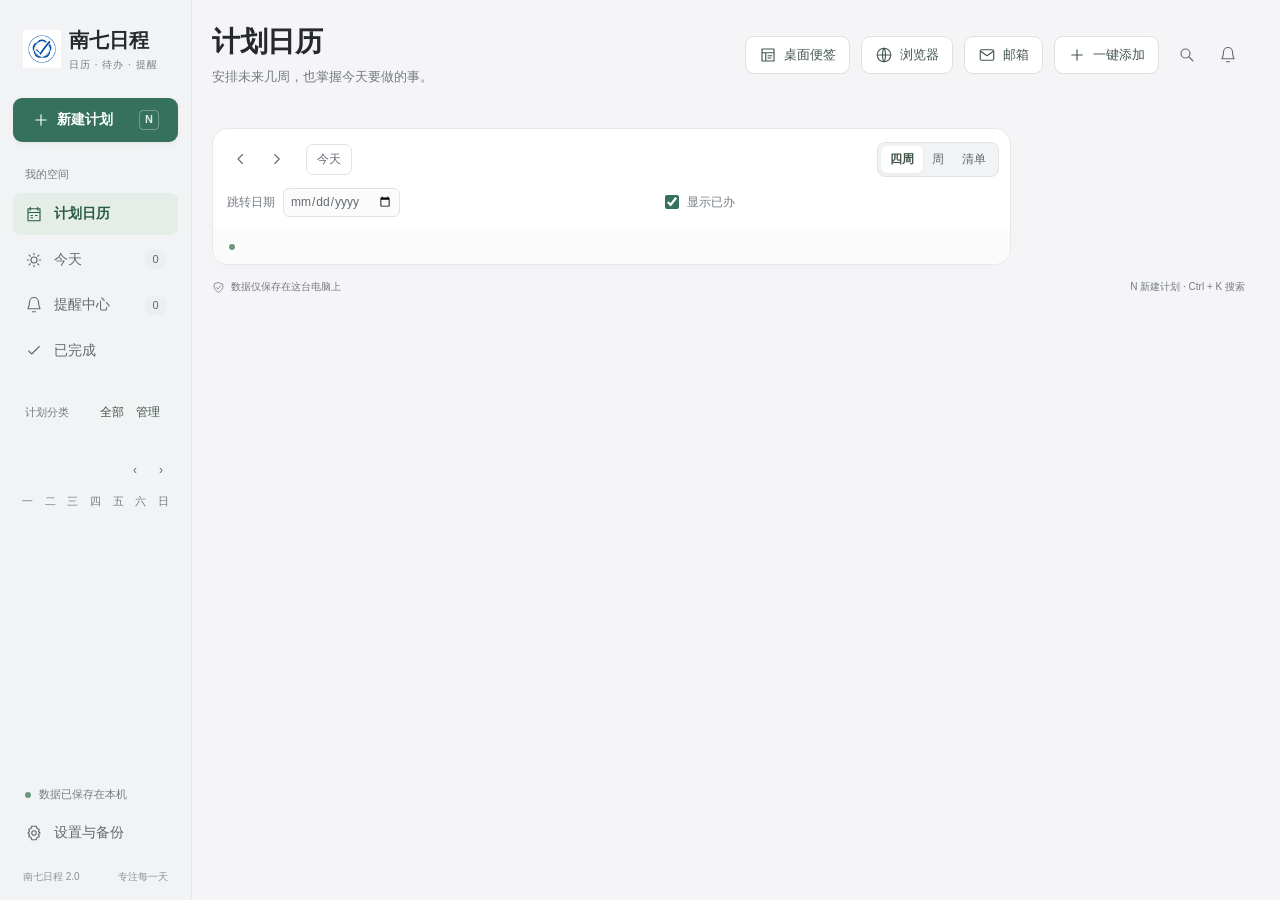
<file: assets/web/index.html>
<!DOCTYPE html><html lang="zh-CN"><head><meta charset="utf-8"><meta name="viewport" content="width=device-width,initial-scale=1"><meta http-equiv="Content-Security-Policy" content="default-src 'self'; object-src 'none'; frame-src 'none'; base-uri 'none'; style-src 'self' 'unsafe-inline'; script-src 'self'; img-src 'self' data:"><title>南七日程 · 计划你的每一周</title><link rel="stylesheet" href="style.css"><link rel="stylesheet" href="task-actions.css"></head><body>
<div class="shell">
<aside class="sidebar">
 <div class="brand"><img src="assets/icon.png" alt=""><div>南七日程<span>日历 · 待办 · 提醒</span></div></div>
 <button class="primary new-button" data-action="new"><span data-icon="plus"></span> 新建计划 <kbd>N</kbd></button>
 <div class="nav-label">我的空间</div>
 <nav><button class="nav-item active" data-view="calendar"><span data-icon="calendar"></span>计划日历</button><button class="nav-item" data-view="today"><span data-icon="sun"></span>今天<span class="count" id="today-count">0</span></button><button class="nav-item" data-view="inbox"><span data-icon="bell"></span>提醒中心<span class="count" id="reminder-count">0</span></button><button class="nav-item" data-view="done"><span data-icon="check"></span>已完成</button></nav>
 <div class="nav-label categories-title">计划分类<span><button class="text-button" id="reset-filter">全部</button><button class="text-button" id="manage-categories">管理</button></span></div>
 <div id="categories"></div>
 <div class="mini-calendar"><div class="mini-head"><strong id="mini-label"></strong><div><button id="mini-prev" class="icon-button" aria-label="上个月">‹</button><button id="mini-next" class="icon-button" aria-label="下个月">›</button></div></div><div class="mini-week"><span>一</span><span>二</span><span>三</span><span>四</span><span>五</span><span>六</span><span>日</span></div><div id="mini-days"></div></div>
 <div class="sidebar-bottom"><div class="local-status"><i></i> 数据已保存在本机</div><button class="nav-item" id="settings-button"><span data-icon="settings"></span>设置与备份</button><div class="version">南七日程 2.0 <span>专注每一天</span></div></div>
</aside>
<main class="workspace">
 <header class="page-header"><div><h1 id="page-title">计划日历</h1><p id="page-subtitle">安排未来几周，也掌握今天要做的事。</p></div><div class="header-actions"><button class="secondary widget-entry" id="open-widget" title="在桌面查看日清单或周清单"><span data-icon="widget"></span>桌面便签</button><button class="secondary widget-entry" id="open-browser" title="在内置浏览器中打开网页" aria-label="内置浏览器"><svg viewBox="0 0 24 24" fill="none" stroke="currentColor" stroke-width="1.5" stroke-linecap="round" stroke-linejoin="round" aria-hidden="true"><circle cx="12" cy="12" r="9"/><path d="M3 12h18M12 3c2.6 2.7 2.6 15.3 0 18M12 3c-2.6 2.7-2.6 15.3 0 18"/></svg>浏览器</button><button class="secondary widget-entry" id="open-mail" title="查看收件箱、收发邮件，或登录各种邮箱" aria-label="邮箱"><svg viewBox="0 0 24 24" fill="none" stroke="currentColor" stroke-width="1.5" stroke-linecap="round" stroke-linejoin="round" aria-hidden="true"><rect x="3" y="5" width="18" height="14" rx="2"/><path d="m3.5 7 8.5 6 8.5-6"/></svg>邮箱</button><button class="secondary widget-entry" id="import-anything" title="一键添加课表 / 二课 / 考试：选好类型后会打开对应的网页，在网页里点右下角的「一键添加」即可" aria-label="一键添加"><svg viewBox="0 0 24 24" fill="none" stroke="currentColor" stroke-width="1.5" stroke-linecap="round" stroke-linejoin="round" aria-hidden="true"><path d="M12 5v14M5 12h14"/></svg>一键添加</button><button class="icon-button" id="search-button" title="搜索计划 Ctrl+K" aria-label="搜索计划"><span data-icon="search"></span></button><button class="icon-button" data-action="inbox" title="提醒中心" aria-label="提醒中心"><span data-icon="bell"></span><i id="bell-dot"></i></button></div></header>
 <section class="summary" id="summary"></section>
 <div class="content-layout"><section class="planner">
 <div class="calendar-toolbar"><div class="date-navigation"><button id="previous" class="icon-button" aria-label="上一段时间"><span data-icon="left"></span></button><button id="next" class="icon-button" aria-label="下一段时间"><span data-icon="right"></span></button><h2 id="date-range"></h2><button class="small-button" id="go-today">今天</button></div><div class="toolbar-actions"><div class="segmented"><button data-mode="four" class="active">四周</button><button data-mode="week">周</button><button data-mode="list">清单</button></div></div></div>
 <div class="view-options"><label class="date-jump" id="date-jump-label">跳转日期<input type="date" id="jump-date" aria-label="跳转到日期"></label><div class="status-tabs" id="list-filter" role="group" aria-label="清单状态" hidden><button data-status="all" class="active" aria-pressed="true">全部</button><button data-status="todo" aria-pressed="false">待办</button><button data-status="done" aria-pressed="false">已办</button></div><label class="calendar-completed" id="calendar-completed-label"><input type="checkbox" id="show-completed" checked>显示已办</label><span id="view-count" class="view-count"></span></div>
 <div class="search-row" id="search-row" hidden><span data-icon="search"></span><input id="search" placeholder="搜索名称、备注或标签…" aria-label="搜索名称、备注或标签"><button class="text-button" id="clear-search">清除</button></div>
 <div class="calendar-content" id="calendar"></div>
 <div class="calendar-footer"><span><i class="tiny-dot"></i> <span id="filter-label">全部计划</span></span><span id="calendar-tip">点击日期查看 · 拖动计划改期 · N 新建</span></div>
 </section><aside class="day-panel" id="day-panel"></aside></div>
 <footer class="app-footer"><span data-icon="shield"></span> 数据仅保存在这台电脑上 <span class="footer-right">N 新建计划 · Ctrl + K 搜索</span></footer>
</main></div>
<dialog id="editor"><form id="task-form"><div class="modal-head"><div><h2 id="editor-title">新建计划</h2></div><button type="button" class="icon-button close-dialog" aria-label="关闭">×</button></div><input type="hidden" name="id"><div class="quick-input-row"><textarea id="quick-input" name="quick" rows="4" maxlength="5000" placeholder="一句话安排：明天下午3点到5点 组会 #项目 @工作 每周 提前10分钟&#10;第二行起是备注，支持 **Markdown** 语法" autofocus></textarea><button type="button" id="more-options" class="icon-button" aria-label="更多选项" title="优先级、附件、标签、时间或时间段">⋯</button></div><div id="parsed-chips" class="parsed-chips" aria-live="polite"></div><div id="quick-preview" class="markdown-preview" hidden></div><div id="extras-popover" class="extras-popover" hidden><div class="form-grid"><label class="field">类型<select name="kind"><option value="schedule">日程</option><option value="plan">计划</option><option value="review">复习计划</option></select></label><label class="field">计划分类<select name="category"></select></label><label class="field">日期<input type="date" name="date" required></label><label class="field">提醒<select name="reminder"><option value="-1">不提醒</option><option value="0">开始时</option><option value="5">提前 5 分钟</option><option value="10" selected>提前 10 分钟</option><option value="15">提前 15 分钟</option><option value="30">提前 30 分钟</option><option value="60">提前 1 小时</option><option value="1440">提前 1 天</option></select></label><label class="field">开始时间<input type="time" name="time" required></label><label class="field">结束时间 <span class="optional">选填</span><input type="time" name="endTime"></label><label class="field" id="repeat-field">重复<select name="repeat"><option value="1">不重复</option><option value="daily">每天重复</option><option value="weekdays">工作日重复（周一至周五）</option><option value="weekly">每周重复</option></select></label><label class="field" id="repeat-until-field" hidden>重复结束日期（含当天）<input type="date" name="repeatUntil" disabled></label><label class="field" id="exam-date-field" hidden>考试日期<input type="date" name="examDate"></label><label class="field">标签 <span class="optional">空格分隔，也可用 #标签 写在输入里</span><input name="tags" maxlength="200" placeholder="项目 英语 重要"></label></div><label class="checkbox-label"><input type="checkbox" name="priority"> 标记为重要计划</label><div class="attachment-block"><div class="attachment-head"><span>附件</span><button type="button" class="small-button" id="add-attachments">添加附件</button></div><div id="attachment-list"></div></div></div><p class="form-hint" id="form-hint">直接在第一行写下时间与安排，程序会自动识别；备注支持 Markdown，下方实时预览。</p><div id="form-error" class="error-message" role="alert"></div><div class="modal-footer"><button type="button" id="delete-task" class="danger-button" hidden>删除计划</button><div class="spacer"></div><button type="button" class="secondary close-dialog">取消</button><button type="submit" class="primary">保存计划</button></div></form></dialog>
<dialog id="categories-dialog"><div class="modal-head"><div><h2>管理计划分类</h2></div><button class="icon-button close-dialog" aria-label="关闭">×</button></div><div id="category-list"></div><div class="category-add"><input id="new-category-name" maxlength="20" placeholder="新分类名称"><button class="secondary" id="add-category">添加分类</button></div><p class="form-hint">删除分类后，其中的计划会移到剩下的第一个分类；至少保留一个分类。</p><div id="category-error" class="error-message" role="alert"></div></dialog>
<dialog id="settings-dialog"><div class="modal-head"><div><h2>设置与备份</h2></div><button class="icon-button close-dialog" aria-label="关闭">×</button></div><div class="setting-line"><div><strong>提醒声音</strong><p>使用 Windows 通知的系统提示音</p></div><input type="checkbox" id="setting-sound" aria-label="提醒声音"></div><div class="setting-line"><div><strong>独立提醒窗口</strong><p>到时弹出窗口，可完成或稍后提醒</p></div><input type="checkbox" id="setting-popup" aria-label="独立提醒窗口"></div><div class="setting-line"><div><strong>开机自动启动</strong><p id="startup-hint">登录 Windows 后在后台运行</p></div><input type="checkbox" id="setting-startup" aria-label="开机自动启动"></div><div class="setting-line"><div><strong>恶劣天气提前提醒</strong><p>当天有课时查一次天气，天气不好就提前 45 分钟提醒（Open-Meteo，无需密钥）</p></div><input type="checkbox" id="setting-weather" aria-label="恶劣天气提前提醒"></div><div class="setting-line"><div><strong>天气坐标</strong><p id="weather-hint">默认合肥（31.84N, 117.26E）</p></div><div class="weather-coords"><input type="number" id="weather-lat" step="0.01" min="-90" max="90" aria-label="纬度" placeholder="纬度"><input type="number" id="weather-lon" step="0.01" min="-180" max="180" aria-label="经度" placeholder="经度"></div></div><div class="setting-line"><div><strong>课程整体平移</strong><p>把课程日程整体挪动几天，用来对齐真实教学周</p></div><div class="shift-controls"><input type="number" id="shift-days" value="0" step="1" min="-365" max="365" aria-label="平移天数"><button class="small-button" id="shift-courses">平移</button></div></div><p class="error-message" id="settings-error" role="alert" aria-live="polite"></p><button class="secondary full-width" id="test-reminder">发送测试提醒</button><div class="notice"><strong>提醒如何运行</strong><p>关闭主窗口后，南七日程会留在系统托盘中继续提醒。彻底退出、关机或休眠期间无法即时提醒；再次启动或唤醒后会补发未提醒的事项。系统通知受 Windows 通知设置影响。</p></div><div class="backup-row"><button class="secondary" id="export-data">导出备份</button><button class="secondary" id="import-data">导入备份</button><button class="text-button" id="open-data">打开数据目录 ↗</button></div><p class="data-path" id="data-path"></p><div class="setting-line"><div><strong>示例计划</strong><p>添加几项示例计划（均不触发提醒）</p></div><button class="small-button" id="load-samples">载入示例</button></div><button class="danger-button full-width" id="quit">彻底退出南七日程</button></dialog>
<dialog id="import-dialog"><div class="modal-head"><div><h2>一键添加</h2></div><button class="icon-button close-dialog" aria-label="关闭">×</button></div><p class="form-hint">先选这次要添加什么，会打开对应的网页；登录后点网页右下角的「一键添加」，程序会自己认出是课表、二课还是考试。</p><div class="import-choices"><button type="button" class="import-choice" data-import="schedule"><span class="import-badge">第一课堂</span><strong>课表</strong><span class="import-desc">教务系统「我的课表」· 一学期的课，按周次自动排进日历</span></button><button type="button" class="import-choice" data-import="ercourse"><span class="import-badge">第二课堂</span><strong>二课</strong><span class="import-desc">团学平台的活动 · 每条是一个待办日程</span></button><button type="button" class="import-choice" data-import="exam"><span class="import-badge">第一课堂</span><strong>考试</strong><span class="import-desc">教务系统的考试安排 · 一场考试一项，带地点与座位</span></button></div><p class="error-message" id="import-error" role="alert" aria-live="polite"></p></dialog>
<div id="toast" role="status"></div><script src="bridge.js"></script><script src="markdown.js"></script><script src="quickparse.js"></script><script src="task-actions.js"></script><script src="editor-model.js"></script><script src="renderer.js"></script></body></html>
</file>
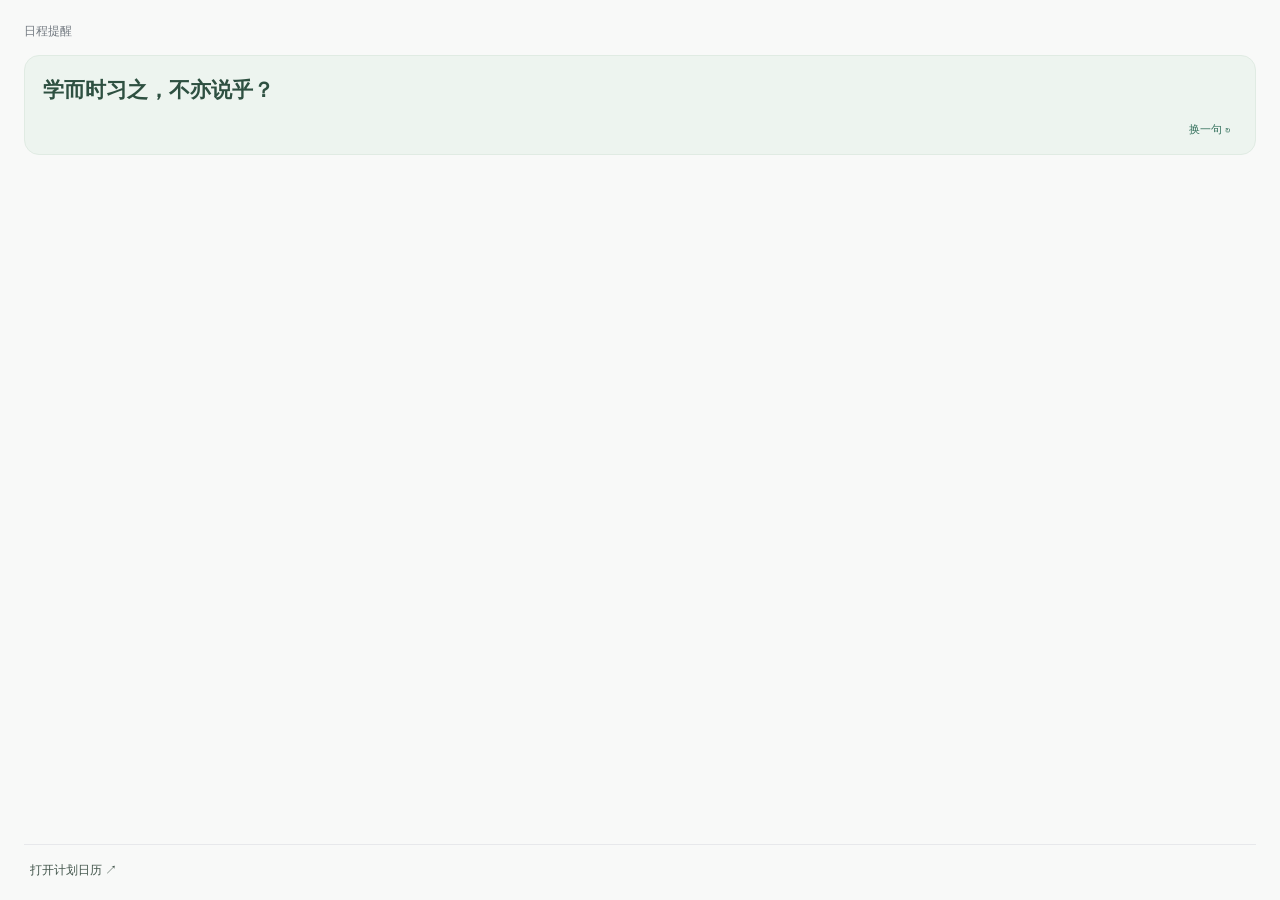
<file: assets/web/reminder.html>
<!DOCTYPE html>
<html lang="zh-CN"><head><meta charset="utf-8"><meta name="viewport" content="width=device-width,initial-scale=1"><meta http-equiv="Content-Security-Policy" content="default-src 'self'; object-src 'none'; frame-src 'none'; base-uri 'none'; style-src 'self' 'unsafe-inline'; script-src 'self'; img-src 'self' data:"><title>南七日程 · 提醒</title><link rel="stylesheet" href="style.css"><link rel="stylesheet" href="task-actions.css"></head>
<body class="reminder-window">
<header class="reminder-heading"><span>日程提醒</span><span id="quote-count"></span></header>
<section class="reminder-quote" aria-label="名言与诗句"><h1 id="quote-text">学而时习之，不亦说乎？</h1><div class="reminder-quote-bottom"><cite id="quote-source"></cite><button class="text-button" id="quote-next" aria-label="换一句名句">换一句 ↻</button></div></section>
<p class="error-message" id="reminder-error" role="alert"></p>
<div id="reminders" class="reminder-list" aria-label="待处理提醒"></div>
<footer class="reminder-footer"><button class="text-button" id="open-main">打开计划日历 ↗</button></footer>
<script src="bridge.js"></script><script src="task-actions.js"></script><script src="reminder.js"></script></body></html>
</file>
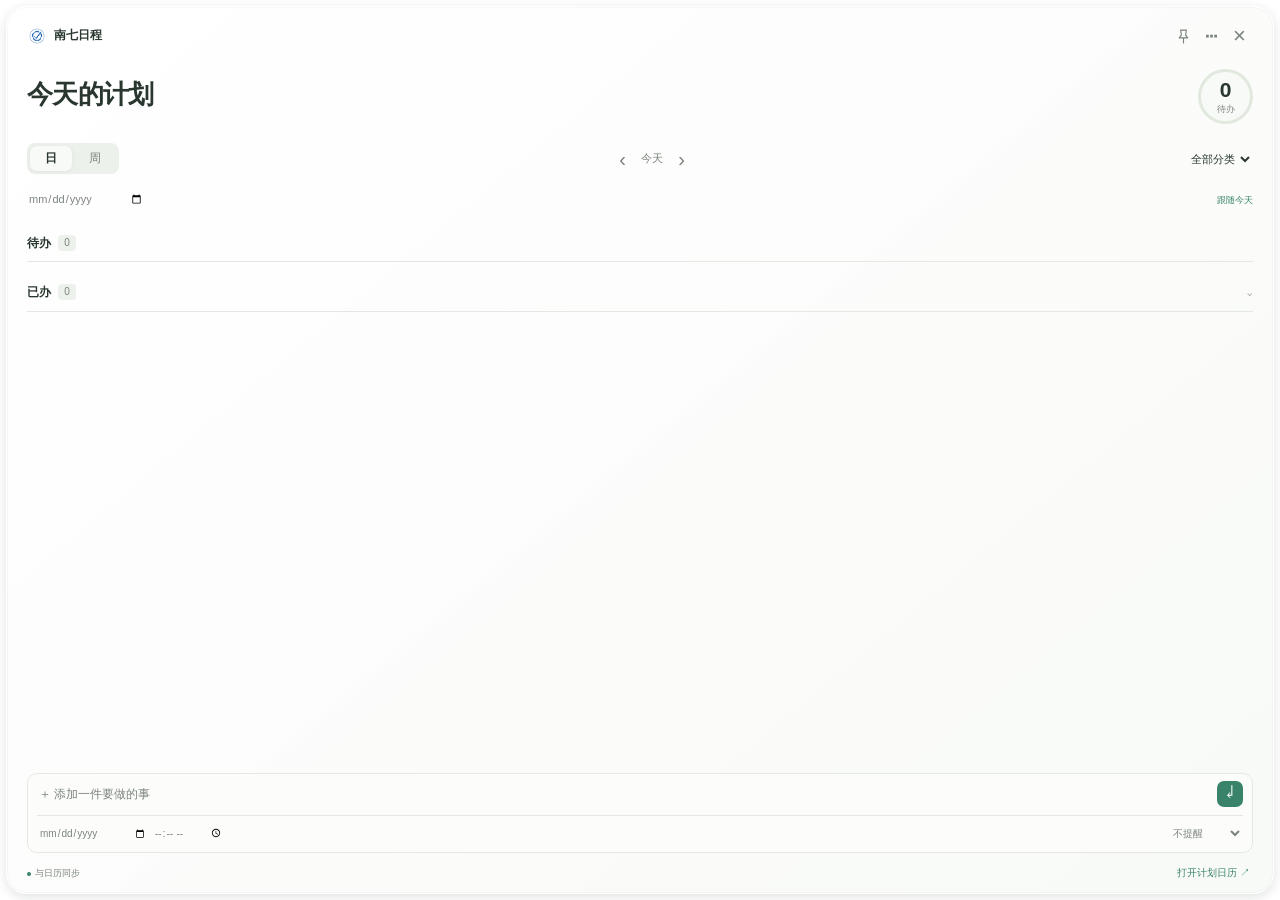
<file: assets/web/widget.html>
<!DOCTYPE html><html lang="zh-CN"><head><meta charset="utf-8"><meta name="viewport" content="width=device-width,initial-scale=1"><meta http-equiv="Content-Security-Policy" content="default-src 'self'; object-src 'none'; frame-src 'none'; base-uri 'none'; style-src 'self' 'unsafe-inline'; script-src 'self'; img-src 'self' data:"><title>南七日程 · 桌面便签</title><link rel="stylesheet" href="widget.css"><link rel="stylesheet" href="task-actions.css"></head><body><section class="widget" data-theme="sage">
<header class="widget-chrome"><div class="widget-brand"><img src="assets/icon.png" alt="">南七日程 <span>桌面便签</span></div><div class="chrome-actions"><button id="widget-pin" class="icon-button" aria-label="置顶便签" aria-pressed="false" title="置顶便签"><svg viewBox="0 0 24 24"><path d="m8 3 8 0-1 7 3 4H6l3-4zM12 14v7"/></svg></button><button id="widget-preferences" class="icon-button" aria-label="便签外观" title="便签外观">⋯</button><button id="widget-close" class="icon-button" aria-label="关闭便签" title="关闭便签">×</button></div></header>
<div class="widget-hero"><div><h1 id="widget-title">今天的计划</h1><p id="widget-range"></p></div><div class="progress-ring"><div><strong id="progress-number">0</strong><span>待办</span></div></div></div>
<div id="preferences" class="preferences" hidden><div><span>便签颜色</span><div class="swatches"><button data-theme="sage" title="鼠尾草绿" aria-label="鼠尾草绿"></button><button data-theme="cream" title="暖米色" aria-label="暖米色"></button><button data-theme="lavender" title="浅紫色" aria-label="浅紫色"></button></div></div><label><input id="show-completed" type="checkbox" checked>显示已办清单</label><p>默认位于其他窗口下方，置顶后保持在最前。<br>拖动顶部移动 · 拖动边缘调整大小</p></div>
<div class="widget-controls"><div class="segmented"><button data-mode="day" class="active">日</button><button data-mode="week">周</button></div><div class="date-controls"><button id="widget-prev" class="icon-button" aria-label="上一日或周">‹</button><button id="widget-today" class="today-button">今天</button><button id="widget-next" class="icon-button" aria-label="下一日或周">›</button></div><select id="widget-category" aria-label="筛选分类"><option value="all">全部分类</option></select></div>
<div class="date-jump"><label for="widget-date">查看日期</label><input type="date" id="widget-date" aria-label="查看日期"><span id="follow-indicator">跟随今天</span></div>
<div class="task-scroll"><section class="task-section"><div class="section-head"><h2>待办 <span id="pending-count">0</span></h2><span class="section-note">一步一步来</span></div><div id="pending-list"></div></section><section class="task-section done-section" id="done-section"><button class="section-head completed-head" id="toggle-done" aria-expanded="true"><h2>已办 <span id="done-count">0</span></h2><span id="done-chevron">⌄</span></button><div id="done-list"></div></section></div>
<form id="quick-form"><div class="quick-title"><input name="title" maxlength="160" placeholder="＋ 添加一件要做的事" aria-label="新计划名称" required><button type="submit" id="quick-submit" aria-label="添加计划" title="添加计划">↵</button></div><div class="quick-options"><input type="date" name="date" aria-label="新计划日期" required><input type="time" name="time" aria-label="新计划时间" required><select name="reminder" aria-label="新计划提醒"><option value="-1">不提醒</option><option value="0">开始时</option><option value="10">提前10分钟</option></select></div><p id="quick-error" role="alert"></p></form>
<footer class="widget-footer"><span><i></i>与日历同步</span><button id="widget-open-main">打开计划日历 ↗</button></footer><div id="widget-toast" role="status"></div>
</section><script src="widget-model.js"></script><script src="bridge.js"></script><script src="task-actions.js"></script><script src="widget.js"></script></body></html>
</file>
<file: assets/web/style.css>
*{box-sizing:border-box}
:root{--bg:#f5f5f7;--ink:#25282d;--muted:#747b82;--green:#35715d;--line:#e7e8eb;--soft:#eaf2ec;--work:#417c6a;--study:#7c6ca8;--life:#a4783f}
body{margin:0;font:14px/1.55 "Segoe UI Variable","Segoe UI","Microsoft YaHei UI","Microsoft YaHei",sans-serif;color:var(--ink);background:var(--bg)}
button,input,select,textarea{font:inherit}
button{cursor:pointer;display:inline-flex;align-items:center;justify-content:center;gap:7px;border:0;background:transparent;color:inherit;white-space:nowrap;transition:background .15s,box-shadow .15s}
button:hover{background:#eceef0}
button:focus-visible,input:focus-visible,select:focus-visible,textarea:focus-visible,[role=button]:focus-visible{outline:2px solid #5b9379;outline-offset:3px}
button:disabled{opacity:.45;cursor:not-allowed}
h1,h2,h3,p{margin:0}
svg{width:18px;height:18px;display:block;flex-shrink:0}
button svg{pointer-events:none}
[hidden]{display:none!important}
.shell{display:flex;height:100vh;overflow:hidden}
.sidebar{width:210px;flex-shrink:0;padding:25px 16px 16px;border-right:1px solid var(--line);display:flex;flex-direction:column;background:rgba(242,243,245,.88);backdrop-filter:blur(24px);overflow-y:auto;scrollbar-width:thin}
.sidebar>*{flex-shrink:0}
.brand{display:flex;align-items:center;gap:11px;padding:0 10px 25px;font-size:25px;font-weight:650;letter-spacing:2px}
.brand img{width:38px;height:38px;flex-shrink:0}
.brand>div{white-space:nowrap}
.brand span{display:block;font-size:10px;font-weight:400;letter-spacing:1px;color:var(--muted);line-height:1.6;margin-top:1px}
.primary{background:var(--green);color:#fff;border-radius:9px;padding:10px 19px;font-weight:600;box-shadow:0 2px 4px #284a3210}
.primary:hover{background:#295c4b}
.new-button{height:44px;width:100%;margin-bottom:24px}
.new-button kbd{margin-left:auto;font-size:11px;padding:0 5px;border:1px solid #ffffff50;border-radius:4px;font-family:inherit;color:#e0ede6}
.nav-label{font-size:11px;color:#747b82;padding:0 12px;margin-bottom:8px}
.nav-item{width:100%;justify-content:flex-start;padding:10px 12px;border-radius:8px;color:#626970;margin:2px 0;gap:11px}
.nav-item.active{background:#e4ede7;color:#285d44;font-weight:600}
.count{margin-left:auto;min-width:21px;font-size:11px;background:#eceef0;border-radius:6px;padding:1px 6px;text-align:center}
.nav-item.active .count{background:#cce0d0;color:#285d44}
.categories-title{display:flex;justify-content:space-between;align-items:center;margin-top:25px}
.text-button{font-size:12px;color:#42554b;padding:4px 6px;border-radius:5px}
.category-button{width:100%;justify-content:flex-start;gap:10px;padding:8px 12px;border-radius:8px;color:#626970;font-size:13px}
.category-button.active{background:#eceef0;color:#42554b}
.category-dot{height:8px;width:8px;border-radius:50%;background:var(--category);display:inline-block;flex-shrink:0}
.category-button span:last-child{margin-left:auto;font-size:12px;color:#747b82}
.mini-calendar{margin:24px 4px 16px}
.mini-head{display:flex;align-items:center;justify-content:space-between;font-size:12px;margin-bottom:10px}
.mini-head .icon-button{width:26px;height:26px}
.mini-head>div{display:flex}
.mini-week,#mini-days{display:grid;grid-template-columns:repeat(7,1fr);text-align:center;gap:2px}
.mini-week{font-size:11px;color:#747b82;margin-bottom:7px}
#mini-days button{position:relative;font-size:11px;border-radius:6px;height:26px;padding:0}
#mini-days .outside{color:#a0a5ab}
#mini-days .selected{background:var(--green);color:#fff}
#mini-days .dot:after{content:'';position:absolute;bottom:2px;width:3px;height:3px;border-radius:50%;background:#72947b}
#mini-days .selected.dot:after{background:#d9e9df}
.sidebar-bottom{margin-top:auto}
.local-status{font-size:11px;color:#747b82;margin:17px 12px 7px}
.local-status i,.tiny-dot{display:inline-block;width:6px;height:6px;border-radius:50%;background:#6e977c;margin-right:5px}
.version{font-size:10px;color:#8b9298;padding:13px 10px 0;display:flex;justify-content:space-between}
.workspace{flex:1;min-width:0;padding:25px 28px 16px;overflow-y:auto;scrollbar-gutter:stable}
.page-header{display:flex;justify-content:space-between;align-items:center;gap:20px;margin-bottom:23px}
h1{font-weight:650;font-size:28px;line-height:1.35;letter-spacing:-.5px}
.page-header p{font-size:13px;color:var(--muted);margin-top:6px}
.header-actions{display:flex;align-items:center;gap:7px}
.icon-button{width:34px;height:34px;border-radius:8px;color:#626970;position:relative}
.widget-entry{height:38px;font-size:13px!important;padding:7px 13px!important;border-color:#dde2df!important;color:#42554b!important;background:#fff!important;margin-right:4px;box-shadow:0 2px 5px #20262204}
.widget-entry:hover{background:#f1f4f2!important}
#bell-dot{position:absolute;right:6px;top:5px;width:6px;height:6px;border-radius:50%;background:#b4864c;display:none}
.summary{display:grid;grid-template-columns:repeat(3,1fr);gap:12px;margin-bottom:18px}
.stat-card{background:#fff;border:1px solid var(--line);border-radius:14px;padding:14px 17px;display:flex;align-items:center;gap:12px;min-height:80px;box-shadow:0 2px 5px #24262b03}
.stat-icon{display:grid;place-items:center;width:35px;height:35px;border-radius:11px;background:#f2f3f5;color:#7a8187}
.stat-copy{display:flex;align-items:baseline;flex-wrap:wrap;gap:3px 12px;flex:1;min-width:0}
.stat-copy>span{font-size:12px;color:#747b82}
.stat-number{font-size:22px;line-height:1.3;font-weight:650;font-variant-numeric:tabular-nums}
.stat-number small{font-size:11px;color:#747b82;margin-left:5px;font-weight:400}
.stat-caption{font-size:11px;color:#747b82;white-space:nowrap}
.stat-caption:empty{display:none}
.content-layout{display:flex;gap:18px;align-items:flex-start}
.planner{min-width:0;flex:1;background:#fff;border:1px solid #e5e7e8;border-radius:16px;overflow:hidden;box-shadow:0 3px 14px #242a2704}
.calendar-toolbar{display:flex;justify-content:space-between;align-items:center;padding:17px 16px 11px;gap:10px;flex-wrap:wrap}
.date-navigation{display:flex;align-items:center;gap:2px;min-width:0}
.date-navigation h2{font-size:15px;font-weight:600;margin:0 8px;white-space:nowrap;font-variant-numeric:tabular-nums}
.small-button{border:1px solid #e1e4e7;border-radius:7px;font-size:12px;padding:5px 10px;color:#626970;background:#fff;min-height:29px}
.segmented{display:flex;background:#f2f3f5;border:1px solid #e1e4e7;border-radius:8px;padding:3px;flex-shrink:0}
.segmented button{border-radius:6px;font-size:12px;padding:4px 11px;color:#626970;min-height:27px}
.segmented button.active{background:#fff;color:#42554b;box-shadow:0 1px 4px #244b3112;font-weight:600}
.view-options{display:flex;align-items:center;gap:15px;min-height:43px;padding:0 17px 10px;color:#747b82;font-size:12px;flex-wrap:wrap}
.date-jump{display:flex;align-items:center;gap:8px}
.date-jump input{font-size:12px;color:#626970;border:1px solid #e1e4e7;border-radius:6px;padding:3px 6px;background:#fbfbfc;max-width:140px;min-height:28px}
.calendar-completed{display:flex;gap:5px;align-items:center;margin-left:auto;white-space:nowrap}
.calendar-completed input{accent-color:var(--green);width:14px;height:14px}
.status-tabs{display:flex;gap:4px}
.status-tabs button{padding:4px 10px;font-size:12px;border-radius:6px;color:#626970;min-height:28px}
.status-tabs button.active{background:#e8f1e7;color:#42554b;font-weight:600}
.view-count{margin-left:auto;white-space:nowrap;color:#747b82;font-size:11px;font-variant-numeric:tabular-nums}
.weekday-row{display:grid;grid-template-columns:repeat(7,1fr);border-top:1px solid #edf0ee;border-bottom:1px solid #edf0ee;background:#fbfbfc}
.weekday-row span{padding:10px;text-align:center;font-size:12px;color:#626970}
.weekday-row span:nth-last-child(-n+2){color:#8b9298}
.month-grid{display:grid;grid-template-columns:repeat(7,minmax(0,1fr))}
.day-cell{min-height:137px;border-right:1px solid #ecefed;border-bottom:1px solid #ecefed;padding:7px 5px;position:relative;cursor:pointer}
.day-cell:nth-child(7n){border-right:0;background:#fbfbfc}
.day-cell:nth-child(7n-1){background:#fbfbfc}
.day-cell:hover{background:#f6f7f8}
.day-cell.selected{background:#f0f5f2;box-shadow:inset 0 0 0 1px #b4c9b9}
.day-cell.dragover,.hour-cell.dragover{background:#e3eee6;box-shadow:inset 0 0 0 2px #80aa88}
.day-number{display:flex;align-items:center;justify-content:space-between;padding:0 3px;margin-bottom:7px;font-size:11px;color:#747b82}
.day-number b{font-size:13px;font-weight:550;color:#626970;display:grid;place-items:center;height:25px;min-width:25px}
.day-number b.today{background:#367052;color:#fff;border-radius:50%}
.day-add{opacity:0;font-size:17px;width:24px;height:24px;border-radius:5px;color:#48794d}
.day-cell:hover .day-add,.day-cell.selected .day-add,.day-add:focus-visible{opacity:1}
.event{background:var(--event-bg,#eaf2ec);color:var(--event-ink,#365e46);border-left:3px solid var(--event-border,#8db397);border-radius:6px;padding:6px 7px;margin-bottom:6px;cursor:grab;min-width:0;text-align:left;width:100%;display:block;line-height:1.4}
.event:hover{filter:brightness(.97);background:var(--event-bg)}
.event .event-title{font-size:12px;font-weight:500;white-space:nowrap;overflow:hidden;text-overflow:ellipsis}
.event .event-time{font-size:10px;opacity:.9;display:flex;align-items:center;gap:4px;margin-bottom:2px;font-variant-numeric:tabular-nums}
.event.done{opacity:.68}
.event.done .event-title{text-decoration:line-through}
.event-important{color:#9b773f;margin-left:auto}
.day-cell .empty-hint{font-size:11px;color:#8b9298;padding:13px 2px;text-align:center;line-height:1.7}
.more-button{font-size:11px;color:#42554b;padding:0 4px}
.calendar-footer{display:flex;justify-content:space-between;gap:12px;padding:10px 16px;color:#747b82;font-size:10px;background:#fbfbfc}
.day-panel{width:239px;flex-shrink:0}
.day-panel-inner{border:1px solid #e5e7e8;background:#fff;border-radius:16px;padding:20px 18px;box-shadow:0 3px 14px #242a2704}
.panel-eyebrow{font-size:11px;color:#747b82}
.panel-title{font-size:23px;font-weight:600;margin:3px 0}
.panel-subtitle{font-size:12px;color:#747b82}
.panel-heading{display:flex;justify-content:space-between;align-items:center;margin-bottom:12px}
.panel-heading>svg{color:#a2ada3;width:22px;height:22px}
.panel-list{margin:12px 0 18px}
.task-row{display:flex;align-items:flex-start;gap:10px;padding:13px 0;border-bottom:1px solid #eff0f2}
.task-row:last-child{border-bottom:0}
.task-check{height:18px;width:18px;flex-shrink:0;margin-top:2px;border:1.5px solid #bbc6be;border-radius:50%;padding:0;background:#fff;font-size:11px}
.task-check:hover{background:#e7f2e5;border-color:#52815c}
.task-check.checked{background:#5e8c68;color:#fff;border-color:#5e8c68}
.task-info{min-width:0;flex:1;cursor:pointer;border-radius:4px}
.task-info strong{font-size:13px;font-weight:500;display:block;word-break:break-word}
.task-info p{font-size:11px;color:#747b82;margin-top:5px;font-variant-numeric:tabular-nums}
.task-info .tag{display:inline-block;font-size:10px;border-radius:4px;padding:1px 6px;background:#f2f3f5;color:#626970;margin-top:6px}
.task-row.done strong{text-decoration:line-through;color:#8b9298}
.panel-add{width:100%;border:1px dashed #d3dad5;border-radius:7px;color:#626970;font-size:12px;padding:9px}
.empty-panel{padding:28px 2px;text-align:center}
.empty-icon{width:43px;height:43px;border-radius:50%;background:#f2f3f5;color:#819d73;display:grid;place-items:center;margin:0 auto 12px}
.empty-panel p{font-size:13px;color:#626970}
.empty-panel small{font-size:11px;color:#8b9298;display:block;margin-top:5px}
.week-focus{margin-top:14px;background:#fff;border:1px solid #e5e7e8;border-radius:16px;padding:18px;color:#626970;box-shadow:0 3px 14px #242a2704}
.week-focus h3{font-size:13px;font-weight:500;display:flex;align-items:center;gap:8px}
.week-focus p{font-size:11px;margin-top:9px;color:#626970;line-height:1.8}
.week-focus strong{font-size:24px;font-weight:600;color:#384c40}
.progress-track{height:5px;background:#e9ede9;border-radius:3px;margin-top:9px;overflow:hidden}
.progress-track i{display:block;height:100%;background:#7b9f85;border-radius:3px}
.app-footer{display:flex;align-items:center;gap:6px;color:#747b82;font-size:10px;margin-top:14px}
.app-footer svg{width:13px;height:13px}
.footer-right{margin-left:auto}
.search-row{display:flex;align-items:center;margin:0 16px 12px;border:1px solid #e1e4e7;border-radius:8px;padding:6px 9px;color:#626970;background:#fbfbfc}
.search-row input{border:0;outline:0;flex:1;padding:4px 8px;min-width:0;background:transparent;color:var(--ink);font-size:13px}
.list-view{min-height:480px;padding:0 23px 24px}
.list-group-title{display:flex;align-items:center;gap:9px;font-size:13px;font-weight:600;color:#626970;margin:24px 0 6px}
.list-group-title span{font-size:11px;padding:0 6px;background:#f2f3f5;color:#626970;border-radius:5px;font-weight:500}
.list-day-add{display:inline-flex;align-items:center;gap:4px;margin-left:auto;padding:6px 9px;border:1px solid #dbe5df;border-radius:7px;background:#f6faf7;color:var(--green);font-size:12px;font-weight:500;white-space:nowrap}
.list-day-add svg{width:14px;height:14px}
.list-day-add:hover{background:#e9f3ed;border-color:#b9cfc1}
.list-day-add:focus-visible{outline:2px solid var(--green);outline-offset:2px}
.list-view .task-row{padding:14px 0;align-items:center}
.list-view .task-info{display:flex;align-items:center;gap:14px;flex-wrap:wrap}
.list-view .task-info strong{flex:1;min-width:150px;font-size:14px}
.list-view .task-info p{margin:0;font-size:12px}
.list-view .task-info .tag{margin:0;font-size:11px}
.overdue-group .list-group-title{color:#a2603e}
.overdue-group .list-group-title span{background:#f8ebdf;color:#975b36}
.group-description{font-size:12px;color:#9a785e;margin:0 0 6px}
.overdue-date{color:#a06a48}
.empty-state{padding:85px 30px;text-align:center}
.empty-state h3{font-size:16px;font-weight:500;margin:12px 0;color:#626970}
.empty-state p{color:#626970;font-size:13px}
.empty-state button{margin-top:22px}
.week-scroll{height:560px;overflow:auto;position:relative;scrollbar-width:thin}
.week-header{display:grid;grid-template-columns:48px repeat(7,1fr);border-top:1px solid var(--line);border-bottom:1px solid var(--line);background:#fbfbfc}
.week-header button{display:flex;flex-direction:column;font-size:11px;color:#747b82;padding:9px;gap:3px}
.week-header b{font-size:17px;font-weight:500;color:#626970;min-width:28px;height:28px;display:grid;place-items:center}
.week-header .today b{border-radius:50%;background:#44724e;color:#fff}
.week-body{display:grid;grid-template-columns:48px repeat(7,minmax(0,1fr));height:1728px}
.time-labels>div{height:72px;font-size:10px;text-align:center;color:#8b9298;font-variant-numeric:tabular-nums}
.week-column{position:relative;border-right:1px solid var(--line)}
.hour-cell{height:72px;border-top:1px solid var(--line);cursor:pointer}
.hour-cell:hover{background:#fbfbfc}
.week-event{position:absolute;margin:0;min-height:24px;overflow:hidden;z-index:2;padding:4px}
.now-line{position:absolute;left:0;right:0;border-top:1px solid #c17c60;z-index:3;pointer-events:none}
.now-line:before{content:'';width:5px;height:5px;border-radius:50%;background:#c17c60;position:absolute;top:-3px;left:0}
.reminder-row{padding:20px 0;border-bottom:1px solid var(--line)}
.reminder-row h3{font-size:14px;font-weight:600}
.reminder-row p{font-size:12px;color:#747b82;margin:6px 0 12px}
.reminder-row .actions{display:flex;gap:7px;flex-wrap:wrap}
.secondary{padding:9px 16px;border:1px solid #dfe3e1;border-radius:9px;background:#fff;color:#59625d;box-shadow:0 1px 3px #20262203}
.secondary:hover{background:#f6f7f8}
.spacer{flex:1}
.danger-button{color:#a85b4d;font-size:12px;padding:9px 12px;border-radius:6px}
.danger-button:hover{background:#f8eded}
.full-width{width:100%}
dialog{border:1px solid #e1e4e7;border-radius:16px;padding:25px;width:515px;max-width:calc(100vw - 32px);max-height:94vh;overflow:auto;color:var(--ink);box-shadow:0 22px 100px #21232922;background:#fff}
dialog::backdrop{background:#292a3033;backdrop-filter:blur(3px)}
.modal-head{display:flex;align-items:flex-start;justify-content:space-between;margin-bottom:23px}
.modal-head h2{font-size:23px;font-weight:600;letter-spacing:-.3px}
.modal-head .icon-button{font-size:23px}
.field{display:block;font-size:13px;color:#626970;margin-bottom:16px}
.field input,.field select,.field textarea{display:block;margin-top:7px;width:100%;border:1px solid #e1e4e7;border-radius:8px;background:#fbfbfc;padding:10px 11px;color:#343c38;font-size:14px;min-height:42px}
.field textarea{resize:vertical}
.field input[name=title]{font-size:16px;padding:12px}
.field input::placeholder,.field textarea::placeholder{color:#a0a5ab}
.form-grid{display:grid;grid-template-columns:1fr 1fr;gap:0 15px}
.optional{color:#8b9298;margin-left:5px;font-size:11px}
.checkbox-label{display:flex;align-items:center;gap:7px;color:#626970;font-size:13px}
.checkbox-label input{accent-color:var(--green);height:15px;width:15px}
.form-hint{font-size:12px;color:#747b82;margin-top:13px}
.modal-footer{display:flex;align-items:center;justify-content:flex-end;gap:10px;margin-top:22px;padding-top:20px;border-top:1px solid var(--line)}
.error-message{font-size:12px;color:#ae5946;margin-top:10px}
.setting-line{display:flex;align-items:center;justify-content:space-between;border-bottom:1px solid var(--line);padding:16px 0;gap:15px}
.setting-line strong{font-size:14px;font-weight:500}
.setting-line p{font-size:12px;color:#747b82;margin-top:4px}
.setting-line input{accent-color:var(--green);height:18px;width:18px}
/* 「一键添加」类型选择：三个大按钮，各自标明属于第一/第二课堂。 */
.import-choices{display:grid;gap:10px;margin:14px 0 6px}
.import-choice{display:grid;grid-template-columns:auto 1fr;grid-template-areas:"badge title" "badge desc";column-gap:12px;align-items:center;text-align:left;border:1px solid var(--line);border-radius:12px;background:#fff;padding:13px 15px;cursor:pointer;transition:border-color .15s,box-shadow .15s,transform .15s}
.import-choice:hover{border-color:var(--green);box-shadow:0 6px 18px rgba(46,80,65,.1);transform:translateY(-1px)}
.import-choice .import-badge{grid-area:badge;font-size:11px;color:#3d6b53;background:#eef6f0;border-radius:999px;padding:4px 9px;white-space:nowrap}
.import-choice strong{grid-area:title;font-size:15px;font-weight:600;color:#243530}
.import-choice .import-desc{grid-area:desc;font-size:12px;color:#747b82;margin-top:3px;line-height:1.6}
/* 数字输入框（天气坐标 / 课程平移）：不能沿用复选框的 18px 方框，否则填不进数字。 */
.weather-coords,.shift-controls{display:flex;align-items:center;gap:6px;flex-shrink:0}
.weather-coords input,.shift-controls input{accent-color:var(--green);height:32px;width:82px;border:1px solid var(--line);border-radius:8px;padding:0 8px;font-size:12px;background:#fff;color:inherit}
.shift-controls input{width:64px;text-align:center}
.notice{background:#f6f7f8;border-radius:11px;padding:14px;margin:16px 0;color:#626970;font-size:12px;line-height:1.8}
.notice strong{font-size:13px;font-weight:500}
.notice p{margin-top:5px}
.backup-row{display:flex;gap:8px;margin-top:20px;flex-wrap:wrap}
.backup-row .secondary{font-size:12px}
.data-path{color:#8b9298;font-size:11px;word-break:break-all;margin-top:12px}
#test-reminder{margin-top:18px}
#quit{margin-top:12px}
#confirm-dialog h2{font-size:19px;margin-bottom:12px}
#confirm-dialog p{color:#626970;font-size:13px}
#toast{position:fixed;bottom:26px;left:50%;transform:translateX(-50%) translateY(10px);background:#343b37;color:#f7faf4;border-radius:9px;box-shadow:0 6px 24px #2022251a;padding:12px 22px;font-size:13px;opacity:0;pointer-events:none;transition:.2s;z-index:10;max-width:70vw}
#toast.visible{opacity:1;transform:translateX(-50%) translateY(0)}
@media(max-width:1350px){
 .brand{font-size:20px;letter-spacing:0;gap:8px}
 .workspace{padding:23px 20px 14px}.day-panel{width:220px}.sidebar{width:192px;padding-left:13px;padding-right:13px}
 .stat-caption{display:none}.content-layout{gap:14px}.calendar-toolbar{padding:13px 11px 9px}
 .date-navigation h2{font-size:14px;margin:0 4px}.segmented button{padding:4px 9px}
 .calendar-footer span:last-child{display:none}.day-panel-inner{padding:16px 14px}.view-options{padding-left:14px;padding-right:14px;gap:10px}
}
@media(max-width:1150px){
.sidebar{width:180px}.workspace{padding:20px 18px 14px}.page-header{gap:12px}.page-header p{font-size:12px}
 .content-layout{display:block}.day-panel{width:100%;margin-top:16px;display:grid;grid-template-columns:minmax(0,1fr) 230px;gap:14px;align-items:start}
 .week-focus{margin-top:0}.day-panel-inner{padding:16px}.panel-heading{margin-bottom:5px}.panel-list{margin-top:7px}
 .day-panel .panel-list{max-height:260px;overflow-y:auto}.day-cell{min-height:129px}
 .summary{gap:10px}.stat-card{padding:10px 12px;gap:9px;min-height:70px}
 .stat-icon{width:31px;height:31px}.stat-copy{gap:1px 8px}.stat-number{font-size:21px}.stat-copy>span{font-size:11px}
 .header-actions{gap:3px}.widget-entry{font-size:12px!important;padding:6px 9px!important}.calendar-toolbar{flex-wrap:nowrap}
}
@media(max-width:900px){
.sidebar{width:165px;padding-left:10px;padding-right:10px}.workspace{padding:18px 13px}.brand{padding-left:6px}
 .page-header p{max-width:280px}.calendar-toolbar{flex-wrap:wrap}.day-panel{grid-template-columns:minmax(0,1fr) 190px}
 .view-options{gap:8px}.view-count{font-size:10px}.calendar-completed{font-size:11px}.stat-icon{display:none}
 .header-actions .icon-button{width:29px}.list-view{padding-left:17px;padding-right:17px}.footer-right{display:none}
}
@media(prefers-reduced-motion:reduce){*{transition:none!important}}


/* Reminder copy stays visible while the task list scrolls. */
.reminder-window{height:100vh;display:flex;flex-direction:column;padding:22px 24px 16px;background:#f8f9f8;overflow:hidden}
.reminder-heading{display:flex;justify-content:space-between;gap:12px;margin-bottom:14px;font-size:12px;color:var(--muted);flex-shrink:0}
#quote-count{font-size:11px}
.reminder-quote{background:#edf4ef;border:1px solid #e0ebe3;border-radius:15px;padding:17px 18px 11px;flex-shrink:0}
.reminder-quote h1{font-size:21px;line-height:1.6;font-weight:600;letter-spacing:0;color:#2e5041;overflow-wrap:anywhere}
.reminder-quote-bottom{display:flex;align-items:center;justify-content:space-between;gap:10px;margin-top:10px}
#quote-source{font-size:11px;font-style:normal;color:#6c8073;min-width:0;overflow-wrap:anywhere}
#quote-next{font-size:11px;color:var(--green);padding:5px 6px;flex-shrink:0}
.reminder-list{flex:1;min-height:0;overflow-y:auto;margin-top:5px;padding-right:3px;scrollbar-width:thin}
.reminder-list .reminder-row h3{overflow-wrap:anywhere}
.reminder-footer{flex-shrink:0;padding-top:12px;border-top:1px solid var(--line);margin-top:8px}
#reminder-error:empty{display:none}

/* ───────────────────────────────────────────────────────────────────────────
   视图切换过渡（观感优化）
   渲染时会把 #calendar 的内容整体重建，这里给新内容套一层 .view-enter，
   用一次很短的上浮淡入代替「硬切」。只动 opacity 与 transform，
   全程由合成器完成，不触发重排，所以不会拖慢切换。
   ─────────────────────────────────────────────────────────────────────────── */
@keyframes nanqi-view-enter{
  from{opacity:0;transform:translateY(6px)}
  to{opacity:1;transform:none}
}
.view-enter{
  animation:nanqi-view-enter 150ms cubic-bezier(.22,.61,.36,1) both;
  will-change:opacity,transform;
}
/* 迷你日历与侧栏跟着一起淡入，避免只有主区域在动、旁边「跳」一下 */
#day-panel .day-panel-inner{
  animation:nanqi-view-enter 180ms cubic-bezier(.22,.61,.36,1) both;
}
/* 系统设置里要求减少动态效果时，一律不加动画（无障碍） */
@media (prefers-reduced-motion:reduce){
  .view-enter,#day-panel .day-panel-inner{animation:none}
  *{scroll-behavior:auto!important}
}

/* ───────────────────────────────────────────────────────────────────────────
   简化编辑器：自由文本输入 + 识别气泡 + Markdown 预览 + ⋯ 弹出面板
   ─────────────────────────────────────────────────────────────────────────── */
.toolbar-actions{display:flex;align-items:center;gap:10px;flex-shrink:0}
.quick-input-row{display:flex;align-items:flex-end;gap:8px}
#quick-input{flex:1;min-width:0;border:1px solid #e1e4e7;border-radius:10px;background:#fbfbfc;padding:11px 12px;color:#343c38;font-size:14px;line-height:1.6;resize:vertical;min-height:88px}
#quick-input::placeholder{color:#a0a5ab}
#more-options{flex-shrink:0;width:38px;height:38px;font-size:19px;border:1px solid #e1e4e7;border-radius:9px;background:#fbfbfc;color:#626970}
#more-options:hover{background:#eef2ef}
.parsed-chips{display:flex;flex-wrap:wrap;gap:6px;align-items:center;margin-top:10px}
.parsed-chips:empty{display:none}
.chips-label{font-size:11px;color:#8b9298}
.chip{font-size:11px;background:#e9f3ed;color:#355e4b;border-radius:6px;padding:2px 8px;font-variant-numeric:tabular-nums}
.markdown-preview{margin-top:10px;border:1px dashed #dfe5e0;border-radius:10px;background:#fbfdfb;padding:10px 13px;font-size:13px;line-height:1.7;max-height:190px;overflow:auto;color:#343c38}
.markdown-preview h1,.markdown-preview h2,.markdown-preview h3,.markdown-preview h4{margin:8px 0 4px;font-weight:600;color:#2e5041}
.markdown-preview h1{font-size:17px}.markdown-preview h2{font-size:16px}.markdown-preview h3{font-size:14px}.markdown-preview h4{font-size:13px}
.markdown-preview p{margin:4px 0}
.markdown-preview ul,.markdown-preview ol{margin:4px 0;padding-left:22px}
.markdown-preview blockquote{margin:6px 0;padding:2px 10px;border-left:3px solid #b4c9b9;color:#626970;background:#f4f8f5;border-radius:0 6px 6px 0}
.markdown-preview code{background:#eef1ee;border-radius:4px;padding:1px 5px;font-size:12px}
.markdown-preview pre{background:#f2f4f2;border-radius:8px;padding:10px 12px;overflow:auto;margin:6px 0}
.markdown-preview pre code{background:none;padding:0}
.markdown-preview a{color:#2e6b52}
.markdown-preview hr{border:0;border-top:1px solid #e1e6e2;margin:8px 0}
#task-form{position:relative}
.extras-popover{position:absolute;right:0;top:118px;z-index:5;width:430px;max-width:100%;background:#fff;border:1px solid #e1e4e7;border-radius:14px;box-shadow:0 18px 60px #21232926;padding:16px 18px 6px;max-height:min(66vh,560px);overflow:auto}
.extras-popover .field{margin-bottom:12px;font-size:12px}
.extras-popover .field input,.extras-popover .field select{min-height:36px;padding:7px 9px;font-size:13px}
.extras-popover .checkbox-label{margin:2px 0 12px}
.attachment-block{border-top:1px solid var(--line);padding-top:12px;margin-bottom:10px}
.attachment-head{display:flex;align-items:center;justify-content:space-between;font-size:12px;color:#626970;margin-bottom:8px}
.attachment-chip{display:inline-flex;align-items:center;gap:2px;background:#f2f4f2;border:1px solid #e1e6e2;border-radius:7px;padding:2px 4px 2px 9px;margin:0 6px 6px 0;font-size:12px;max-width:100%}
.attachment-name{color:#2e6b52;max-width:280px;overflow:hidden;text-overflow:ellipsis;white-space:nowrap;padding:2px 0}
.attachment-remove{color:#8b9298;width:22px;height:22px;border-radius:5px}
.attachment-remove:hover{color:#a85b4d;background:#f8eded}
.attachment-empty{font-size:12px;color:#9aa49d}
.kind-badge{font-size:10px;background:#eef1fb;color:#5a5f8a;border-radius:4px;padding:1px 6px;vertical-align:1px}
.tag-plain{margin-left:6px;background:#f2f3f5!important;color:#626970!important}
/* 分类管理对话框 */
#categories-dialog{width:470px}
.category-row{display:flex;align-items:center;gap:10px;padding:8px 0;border-bottom:1px solid var(--line)}
.category-row input[type=color]{width:34px;height:30px;border:1px solid #e1e4e7;border-radius:7px;background:#fff;padding:2px;cursor:pointer}
.category-row .category-name{flex:1;min-width:0;border:1px solid #e1e4e7;border-radius:7px;background:#fbfbfc;padding:7px 10px;font-size:13px;color:#343c38}
.category-count{font-size:11px;color:#9aa49d;white-space:nowrap}
.category-delete{font-size:12px;color:#a85b4d}
.category-delete:disabled{color:#c4c9c5}
.category-add{display:flex;gap:9px;margin-top:16px}
.category-add input{flex:1;min-width:0;border:1px solid #e1e4e7;border-radius:8px;background:#fbfbfc;padding:9px 11px;font-size:13px}
.category-add .secondary{font-size:12px;white-space:nowrap}

/* ── 日面板头部：日期绝不能被挤成竖排 ────────────────────────────────────────
   用户截图里的「10 月 23 日」竖着排、和「‹ 今天 ›」叠在一起就是这个 bug：
   `.panel-heading` 是 flex 容器，日期块和导航按钮抢宽度；日期块作为 flex item
   的 min-width 是 auto（即 min-content），而中文可以在任意字符间换行，
   于是它被压到 **1 个字宽**（实测 26px），整串日期变成竖排。
   解法：日期块 min-width:0 + flex:1（可以压缩但不会塌成一列）+ 标题 nowrap；
   真的放不下时让导航换到下一行，而不是互相压盖。 */
.panel-heading{display:flex;flex-wrap:wrap;align-items:flex-start;gap:6px 10px}
.panel-heading>.day-nav{order:2;margin-left:auto;flex:0 0 auto}
.panel-heading>div{order:1;flex:1 1 132px;min-width:0;display:flex;align-items:flex-start;justify-content:space-between;gap:8px}
.panel-title{white-space:nowrap;overflow:hidden;text-overflow:ellipsis}
.panel-eyebrow,.panel-subtitle{white-space:nowrap;overflow:hidden;text-overflow:ellipsis}
.day-nav{display:flex;align-items:center;gap:2px}
.day-nav .icon-button{height:26px;min-width:24px;font-size:16px;padding:0 3px}
.day-nav .text-button{font-size:12px;padding:2px 8px;white-space:nowrap}
.panel-list{overflow-x:hidden}
.panel-list .task-row{min-width:0}
.week-focus{min-width:0}
.week-focus p{display:flex;align-items:baseline;justify-content:space-between;gap:8px}
.week-focus p span{float:none!important;margin-top:0!important;white-space:nowrap}
</file>
<file: assets/web/task-actions.css>
dialog.task-action-dialog {
  margin:auto;
  padding:0;
  width:min(440px,calc(100vw - 24px));
  max-width:calc(100vw - 24px);
  max-height:calc(100vh - 24px);
  overflow:hidden;
  border:1px solid #e0e4e2;
  border-radius:16px;
  background:#fcfdfc;
  color:#303a35;
  box-shadow:0 20px 70px #17251c30;
  font:14px/1.6 "Segoe UI Variable","Segoe UI","Microsoft YaHei",sans-serif;
  -webkit-app-region:no-drag;
}
.task-action-dialog::backdrop { background:#222d283d;backdrop-filter:blur(3px) }
.task-action-dialog[open],.task-action-form { display:flex;flex-direction:column;min-height:0 }
.task-action-form { width:100%;overflow:hidden;max-height:calc(100vh - 26px);margin:0 }
.task-action-body { padding:22px 22px 14px;overflow-y:auto;scrollbar-width:thin;min-height:0 }
.task-action-dialog h2 { margin:0 0 16px;font-size:20px;font-weight:650;line-height:1.4;letter-spacing:0 }
.task-action-task { padding:12px 14px;border:1px solid #e7ebe8;border-radius:10px;background:#f4f6f4 }
.task-action-task strong { display:block;font-size:14px;font-weight:600;overflow-wrap:anywhere }
.task-action-task>span { display:block;color:#707a73;font-size:12px;margin-top:4px }
.task-action-dialog p { margin:12px 0;font-size:13px;line-height:1.7;overflow-wrap:anywhere }
#task-action-description { color:#68736b }
.task-action-dialog .task-action-warning { padding:11px 12px;background:#fbf5e9;color:#79602d;border:1px solid #eee1c5;border-radius:9px }
#task-action-scope { padding:0;margin:17px 0 13px;border:0;min-width:0 }
#task-action-scope legend { padding:0;margin-bottom:7px;color:#637168;font-size:12px }
.task-action-option { display:flex;align-items:center;gap:9px;padding:10px 11px;margin:6px 0;border:1px solid #e1e7e2;border-radius:10px;cursor:pointer;background:white }
.task-action-option:has(input:checked) { border-color:#72a58a;background:#eff6f1 }
.task-action-dialog input[type=radio] { accent-color:#38795a;width:16px;height:16px;min-width:16px;margin:0;padding:0;cursor:pointer }
.task-action-option>span { font-size:14px;flex:1 }
.task-action-option>small { flex-shrink:0;color:#6c786f;font-size:12px }
#task-action-preview { margin:11px 0 }
#task-action-preview summary { color:#496853;cursor:pointer;font-size:13px;line-height:1.6;padding:5px 0;user-select:none }
#task-action-items { padding:0;margin:7px 0 0;list-style:none;max-height:190px;overflow-y:auto;scrollbar-width:thin;border:1px solid #e7ebe7;border-radius:9px;background:white }
#task-action-items li { padding:9px 11px;border-bottom:1px solid #edf0ed }
#task-action-items li:last-child { border-bottom:0 }
#task-action-items strong { display:block;overflow-wrap:anywhere;font-size:13px;font-weight:500 }
#task-action-items span { display:block;color:#727b75;font-size:12px;margin-top:2px }
.task-action-dialog #task-action-impact { margin-bottom:0;color:#5c6b61;font-size:12px }
.task-action-dialog #task-action-error { color:#b1473e;margin-bottom:0;outline:none }
#task-action-error:empty { display:none }
.task-action-footer { display:flex;justify-content:flex-end;gap:9px;flex-shrink:0;padding:14px 22px;border-top:1px solid #e7ebe8;background:#fcfdfc }
.task-action-dialog button { appearance:none;display:inline-flex;align-items:center;justify-content:center;font:inherit;font-size:13px;font-weight:500;line-height:1.4;padding:9px 14px;min-height:36px;border:1px solid #dde3de;border-radius:8px;color:#44534a;background:white;cursor:pointer;white-space:normal }
.task-action-dialog button:hover { background:#f0f3f0 }
.task-action-dialog #task-action-confirm { background:#397c5d;border-color:#397c5d;color:white }
.task-action-dialog #task-action-confirm:hover { background:#306c50 }
.task-action-dialog[data-action=delete] #task-action-confirm { background:#b4574b;border-color:#b4574b }
.task-action-dialog[data-action=delete] #task-action-confirm:hover { background:#a44a3e }
.task-action-dialog button:disabled,.task-action-dialog input:disabled { opacity:.55;cursor:wait }
.task-action-dialog :is(button,input,summary):focus-visible { outline:2px solid #4c8965;outline-offset:3px }
.task-action-dialog [hidden] { display:none!important }
@media (max-width:380px),(max-height:460px) {
  .task-action-body { padding:16px 16px 11px }
  .task-action-dialog h2 { margin-bottom:11px;font-size:18px }
  .task-action-task { padding:9px 11px }
  .task-action-footer { padding:11px 16px }
  #task-action-items { max-height:130px }
}
</file>
<file: assets/web/widget.css>
*{box-sizing:border-box}body{margin:0;background:transparent;font:13px/1.6 "Segoe UI Variable","Segoe UI","Microsoft YaHei",sans-serif;color:#30443a;height:100vh;overflow:hidden;padding:6px}button,input,select{font:inherit}button{cursor:pointer;color:inherit;border:0;background:transparent;display:inline-flex;align-items:center;justify-content:center;border-radius:7px}button:hover{background:var(--hover)}button:focus-visible,input:focus-visible,select:focus-visible{outline:2px solid var(--accent);outline-offset:2px}button:disabled{opacity:.4;cursor:wait}input,select{color:inherit}svg{width:17px;height:17px;fill:none;stroke:currentColor;stroke-width:1.6;stroke-linejoin:round;stroke-linecap:round}[hidden]{display:none!important}.widget{--accent:#39836b;--ink:#29372f;--muted:#7b837d;--bg:#f8faf7;--tint:#edf1ec;--line:#e4e8e2;--hover:#eaf0e9;--ring:#e1e9df;position:relative;display:flex;flex-direction:column;height:100%;overflow:hidden;background:linear-gradient(140deg,#fffffffa,var(--bg));color:var(--ink);border:1px solid #ffffffcf;border-radius:21px;box-shadow:0 3px 12px #18291e22,inset 0 0 0 1px #20312608;padding:15px 20px 10px}.widget[data-theme=cream]{--accent:#ae8654;--ink:#463c30;--muted:#928574;--bg:#fcfaf5;--tint:#f4f0e7;--line:#e9e3d8;--hover:#f1ebde;--ring:#eee5d5}.widget[data-theme=lavender]{--accent:#8674a9;--ink:#41394e;--muted:#908698;--bg:#faf8fc;--tint:#f1edf7;--line:#e8e2ef;--hover:#eee7f5;--ring:#e8e0ef}.widget-chrome{-webkit-app-region:drag;display:flex;align-items:center;justify-content:space-between;flex-shrink:0;user-select:none}.widget-brand{display:flex;align-items:center;gap:7px;font-size:12px;font-weight:650}.widget-brand img{width:20px;height:20px;border-radius:5px}.widget-brand span{display:none}.chrome-actions{display:flex;gap:1px;-webkit-app-region:no-drag}.icon-button{height:28px;min-width:27px;font-size:22px;color:var(--muted);padding:0 4px}.icon-button[aria-pressed=true]{background:var(--accent);color:white}.widget-hero{display:flex;align-items:center;justify-content:space-between;margin:19px 0 19px;gap:10px;flex-shrink:0}.eyebrow{display:none}h1,h2,p{margin:0}h1{font-size:26px;line-height:1.5;font-weight:650;letter-spacing:-.7px}#widget-range{font-size:12px;color:var(--muted);margin-top:4px}.progress-ring{--progress:0%;width:55px;height:55px;border-radius:50%;background:conic-gradient(var(--accent) var(--progress),var(--ring) 0);display:grid;place-items:center;flex-shrink:0}.progress-ring>div{width:49px;height:49px;border-radius:50%;background:var(--bg);display:flex;align-items:center;justify-content:center;flex-direction:column}.progress-ring strong{font-size:21px;font-weight:600;line-height:1.2}.progress-ring span{font-size:9px;color:var(--muted)}.widget-controls{display:flex;align-items:center;justify-content:space-between;gap:5px;flex-shrink:0}.segmented{display:flex;background:var(--tint);padding:3px;border-radius:8px;gap:2px}.segmented button{padding:3px 15px;font-size:12px;color:var(--muted)}.segmented .active{background:var(--bg);box-shadow:0 1px 5px #1f3f2212;color:var(--ink);font-weight:600}.date-controls{display:flex;gap:0;align-items:center}.date-controls .icon-button{font-size:20px;min-width:23px}.today-button{font-size:11px;color:var(--muted);padding:4px 7px}select{border:0;background:transparent;font-size:11px;padding:5px 2px;max-width:90px;cursor:pointer}.date-jump{display:flex;align-items:center;gap:7px;font-size:10px;color:var(--muted);margin:13px 0 5px} .date-jump label{display:none}.date-jump input{width:118px;font-size:11px;padding:3px 1px;color:var(--muted);border:0;background:transparent;border-radius:5px}.date-jump span{margin-left:auto;font-size:9px;color:var(--accent)}.task-scroll{flex:1;min-height:30px;overflow-y:auto;margin:5px -5px 0;padding:0 5px;scrollbar-width:thin;scrollbar-color:var(--ring) transparent}.task-section{margin-bottom:9px}.section-head{display:flex;align-items:center;justify-content:space-between;padding:11px 0 8px;border-bottom:1px solid var(--line);width:100%}.section-head h2{font-size:12px;font-weight:600;display:flex;align-items:center;gap:7px}.section-head h2 span{font-size:10px;background:var(--tint);color:var(--muted);min-width:18px;text-align:center;padding:0 4px;border-radius:4px;font-weight:500}.section-note{display:none}.completed-head{border-radius:0;justify-content:space-between;cursor:pointer}.completed-head:hover{background:transparent}.completed-head>span{font-size:13px;color:var(--muted)}.widget-task{display:flex;gap:10px;padding:12px 0;border-bottom:1px solid color-mix(in srgb,var(--line) 40%,transparent);align-items:flex-start}.check-task{width:18px;height:18px;flex-shrink:0;border:1.5px solid var(--ring);border-radius:50%;margin-top:3px;padding:0;font-size:11px;background:var(--bg)}.check-task:hover{border-color:var(--accent)}.widget-task.done .check-task{background:var(--accent);color:white;border-color:var(--accent);opacity:.7}.task-text{flex:1;min-width:0;text-align:left;display:block;padding:0;border-radius:3px;white-space:normal}.task-text:hover{background:transparent}.task-title{display:block;font-size:14px;line-height:1.65;overflow-wrap:anywhere;font-weight:500}.task-meta{display:flex;gap:7px;align-items:center;font-size:11px;color:var(--muted);margin-top:4px;flex-wrap:wrap}.task-meta i{height:5px;width:5px;border-radius:50%;background:var(--category)}.task-meta .late{color:#b67f5c}.widget-task.done .task-title{text-decoration:line-through;color:var(--muted);font-weight:400}.widget-task.done .task-meta{opacity:.8}.priority{font-size:10px;color:#b09154;margin-left:4px}.day-group{font-size:10px;color:var(--muted);padding:12px 0 0}.empty-message{padding:20px 6px 15px;color:var(--muted);font-size:11px;text-align:center;line-height:1.8}.empty-message strong{display:block;font-size:13px;font-weight:500;color:var(--ink);margin-bottom:4px}.done-section .empty-message{padding:12px;font-size:10px}.preferences{background:var(--tint);border:1px solid var(--line);padding:10px 12px;border-radius:10px;margin:12px 0 0;flex-shrink:0;font-size:11px;color:var(--muted)}.preferences>div{display:flex;align-items:center;justify-content:space-between}.preferences label{display:flex;align-items:center;gap:5px;margin-top:9px}.preferences label input{accent-color:var(--accent)}.preferences p{font-size:9px;margin-top:8px;opacity:.8}.swatches{display:flex;gap:9px}.swatches button{width:18px;height:18px;border:2px solid transparent;border-radius:50%;box-shadow:0 0 0 1px #0000000b}.swatches [data-theme=sage]{background:#b3c6a5}.swatches [data-theme=cream]{background:#dbc79f}.swatches [data-theme=lavender]{background:#c9b5db}.swatches .active{border-color:var(--accent);outline:2px solid var(--bg)}#quick-form{flex-shrink:0;border:1px solid var(--line);border-radius:10px;background:color-mix(in srgb,var(--bg) 50%,white);padding:7px 9px;margin-top:10px}.quick-title{display:flex;align-items:center;gap:5px}.quick-title input{border:0;outline:0;background:transparent;flex:1;min-width:0;font-size:12px;padding:4px 2px}.quick-title input::placeholder{color:var(--muted)}#quick-submit{background:var(--accent);color:white;width:26px;height:26px;border-radius:7px;font-size:17px}.quick-options{display:flex;gap:3px;align-items:center;border-top:1px solid var(--line);margin-top:7px;padding-top:6px}.quick-options input{border:0;background:transparent;font-size:10px;color:var(--muted);padding:2px;min-width:0}.quick-options input[type=date]{width:112px}.quick-options input[type=time]{width:74px}.quick-options select{margin-left:auto;max-width:94px;font-size:10px;color:var(--muted)}#quick-error{font-size:10px;color:#b15f52;margin:3px 0 0}#quick-error:empty{display:none}.widget-footer{display:flex;align-items:center;justify-content:space-between;font-size:9px;color:var(--muted);padding-top:10px;flex-shrink:0}.widget-footer i{display:inline-block;width:4px;height:4px;border-radius:50%;background:var(--accent);margin-right:4px}.widget-footer button{font-size:10px;color:var(--accent);padding:2px 3px}#widget-toast{position:absolute;bottom:128px;left:22px;right:22px;background:var(--ink);color:var(--bg);border-radius:8px;padding:8px 13px;font-size:11px;opacity:0;pointer-events:none;transition:opacity .15s;text-align:center}#widget-toast.visible{opacity:1}@media(max-height:530px){.widget-hero{margin:10px 0}.widget-hero h1{font-size:22px}.eyebrow{display:none}.date-jump{margin-top:6px}.widget-task{padding:7px 0}.task-meta{margin-top:1px}.widget{padding:11px 14px 8px}.progress-ring{width:48px;height:48px}.progress-ring>div{width:41px;height:41px}.progress-ring strong{font-size:17px}.date-jump label{display:none}.section-head{padding:7px 0}.quick-options{margin-top:4px;padding-top:4px}.widget-hero p{margin-top:0}}
</file>
